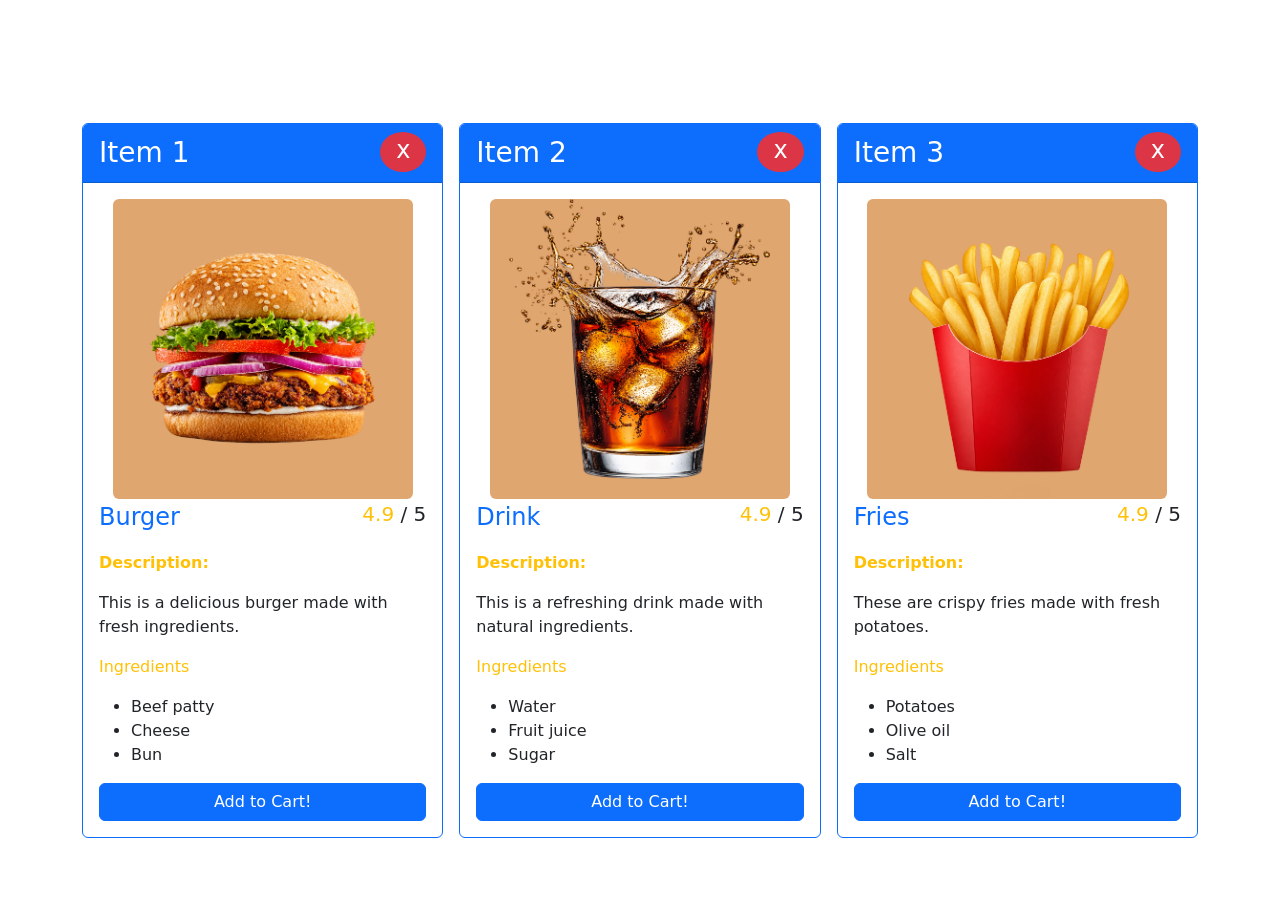
<file: exercises/Activity_3/index.html>
<!DOCTYPE html>
<html lang="en">
<head>
    <meta charset="UTF-8">
    <meta name="viewport" content="width=device-width, initial-scale=1.0">
    <title>Exercise 3</title>
    <link rel="stylesheet" href="assets/style.css">
    <link rel="stylesheet" href="https://cdnjs.cloudflare.com/ajax/libs/bootstrap/5.3.8/css/bootstrap.min.css">
</head>
<body>
    <main class="container py-5">
        <div class="row g-3">
            <div class="col-lg-4 col-sm-12">
                <div class="card border-primary">  
                    <div class="card-header fs-3 bg-primary text-white"> 
                        Item 1
                        <span class="fs-4 float-end rounded-circle bg-danger px-3 pb-1">x</span>
                    </div>
                    <div class="card-body">
                      <div>
                        <img src="assets/burger.png" alt="Burger" 
                       class="img-fluid 
                       menu-item mx-auto d-block 
                       menu-item-bg rounded">
                      </div> 
                       <div class="details">
                        <p class="fs-4">
                            <span class="text-primary">Burger</span>
                            <span class="fs-5 float-end text-warning">4.9
                            <span class="text-dark">/ 5</span>
                        </span>
                        </p>
                       </div>
                       <div class="description">
                        <p class="fs-6">
                        <span class="text-warning fw-bold">Description:</span>
                            <br>
                            <span class="mt-3 d-block">
                                This is a delicious burger made with fresh ingredients.
                            </span>
                        </p>
                        <p class="text-warning">
                            Ingredients
                            <br>
                            <ul>
                                <li>Beef patty</li>
                                <li>Cheese</li>
                                <li>Bun</li>
                            </ul>
                        </p>
                       </div>
                       <div class="btn-container">
                        <button class="btn btn-primary w-100">Add to Cart!</button>
                       </div>
                    </div>

                </div>
            </div>
            <div class="col-lg-4 col-sm-12">
                <div class="card border-primary">  
                    <div class="card-header fs-3 bg-primary text-white"> 
                        Item 2
                        <span class="fs-4 float-end rounded-circle bg-danger px-3 pb-1">x</span>
                    </div>
                    <div class="card-body">
                      <div>
                        <img src="assets/drinks.png" alt="Drink" 
                       class="img-fluid 
                       menu-item mx-auto d-block 
                       menu-item-bg rounded">
                      </div> 
                       <div class="details">
                        <p class="fs-4">
                            <span class="text-primary">Drink</span>
                            <span class="fs-5 float-end text-warning">4.9
                            <span class="text-dark">/ 5</span>
                        </span>
                        </p>
                       </div>
                       <div class="description">
                        <p class="fs-6">
                        <span class="text-warning fw-bold">Description:</span>
                            <br>
                            <span class="mt-3 d-block">
                                This is a refreshing drink made with natural ingredients.
                            </span>
                        </p>
                        <p class="text-warning">
                            Ingredients
                            <br>
                            <ul>
                                <li>Water</li>
                                <li>Fruit juice</li>
                                <li>Sugar</li>
                            </ul>
                        </p>
                       </div>
                       <div class="btn-container">
                        <button class="btn btn-primary w-100">Add to Cart!</button>
                       </div>
                    </div>

                </div>
            </div>
            <div class="col-lg-4 col-sm-12">
                <div class="card border-primary">  
                    <div class="card-header fs-3 bg-primary text-white"> 
                        Item 3
                        <span class="fs-4 float-end rounded-circle bg-danger px-3 pb-1">x</span>
                    </div>
                    <div class="card-body">
                      <div>
                        <img src="assets/fries.png" alt="Fries" 
                       class="img-fluid 
                       menu-item mx-auto d-block 
                       menu-item-bg rounded">
                      </div> 
                       <div class="details">
                        <p class="fs-4">
                            <span class="text-primary">Fries</span>
                            <span class="fs-5 float-end text-warning">4.9
                            <span class="text-dark">/ 5</span>
                        </span>
                        </p>
                       </div>
                       <div class="description">
                        <p class="fs-6">
                        <span class="text-warning fw-bold">Description:</span>
                            <br>
                            <span class="mt-3 d-block">
                                These are crispy fries made with fresh potatoes.
                            </span>
                        </p>
                        <p class="text-warning">
                            Ingredients
                            <br>
                            <ul>
                                <li>Potatoes</li>
                                <li>Olive oil</li>
                                <li>Salt</li>
                            </ul>
                        </p>
                       </div>
                       <div class="btn-container">
                        <button class="btn btn-primary w-100">Add to Cart!</button>
                       </div>
                    </div>

                </div>
            </div>
       
        </div>
    </main>
    <script src="https://cdnjs.cloudflare.com/ajax/libs/bootstrap/5.3.8/js/bootstrap.bundle.min.js">
    </script>
</body>
</html>
</file>
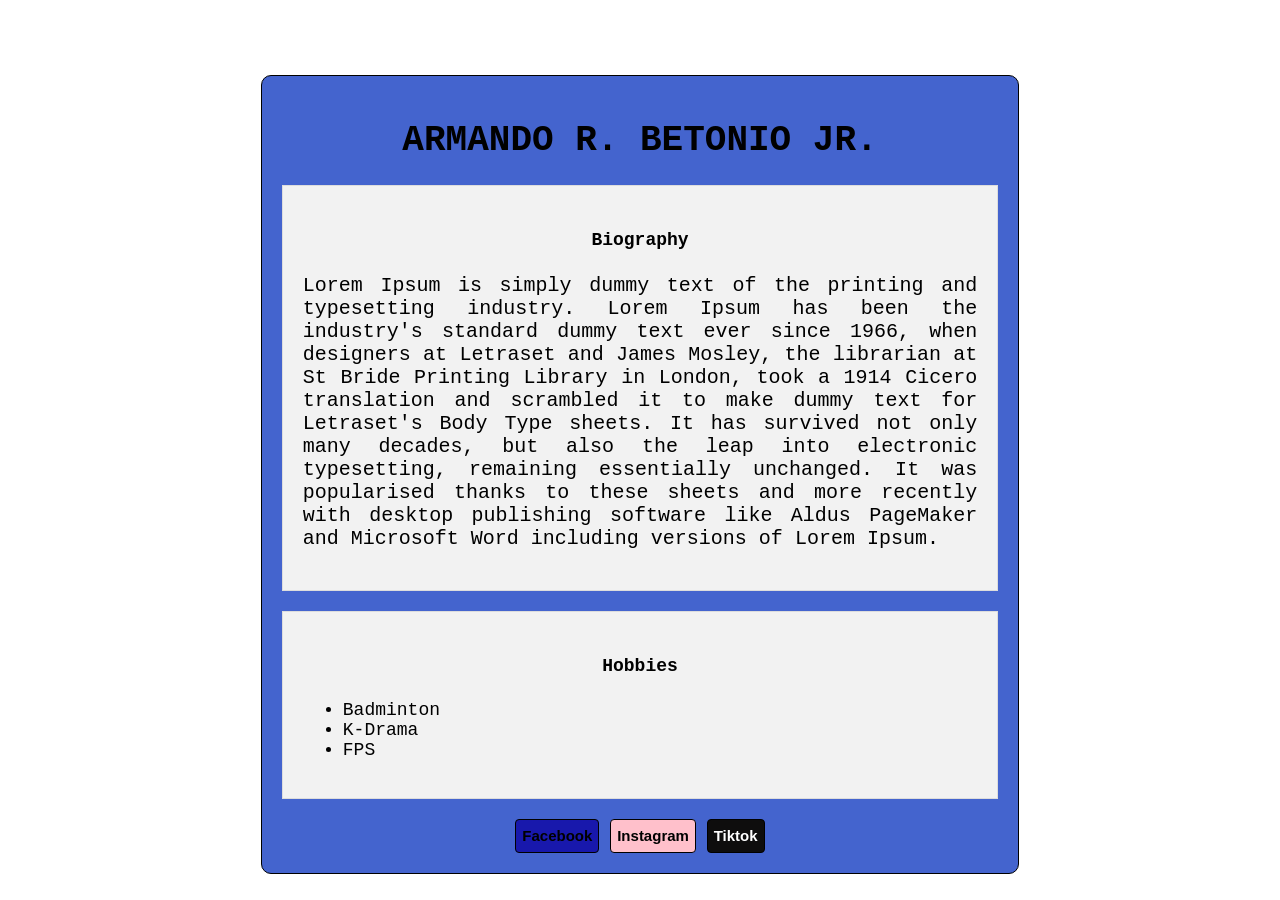
<file: exercises/Activity 1/1/index.html>
<!DOCTYPE html>
<html lang="en">

<head>
    <meta charset="UTF-8">
    <meta name="viewport" content="width=device-width, initial-scale=1.0">
    <title>Exercise 1</title>
    <link rel="stylesheet" href="assets/styles.css">
</head>

<body>
    <header>

    </header>
    <main>
        <div class="container">
            <h1 class="text-center title">Armando R. Betonio Jr.</h1>

            <div class="box">
                <h4 class="text-center">Biography</h4>
                <p class="bio">
                    Lorem Ipsum is simply dummy text of the printing and typesetting industry. Lorem Ipsum has been the
                    industry's standard dummy text ever since 1966, when designers at Letraset and James Mosley, the
                    librarian at St Bride Printing Library in London, took a 1914 Cicero translation and scrambled it to
                    make dummy text for Letraset's Body Type sheets. It has survived not only many decades, but also the
                    leap into electronic typesetting, remaining essentially unchanged. It was popularised thanks to
                    these sheets and more recently with desktop publishing software like Aldus PageMaker and Microsoft
                    Word including versions of Lorem Ipsum.
                </p>
            </div>
            
            <div class="box">
                <h4 class="text-center">Hobbies</h4>
                <ul>
                    <li>Badminton</li>
                    <li>K-Drama</li>
                    <li>FPS</li>
                </ul>
        </div>

        <div class="text-center">
            <a href="">
                <button type ="button" class="btn btn-Facebook">
                    Facebook
                </button>
            <a href="">
                <button type ="button" class="btn btn-Instagram">
                    Instagram
                </button>
            </a>
            <a href="https://www.tiktok.com/@mandotory_y" target="_new">
                <button type ="button" class="btn btn-Tiktok">
                    Tiktok
                </button>
            </a>
        </div>
    </main>
    <footer>

    </footer>
</body>

</html>
</file>
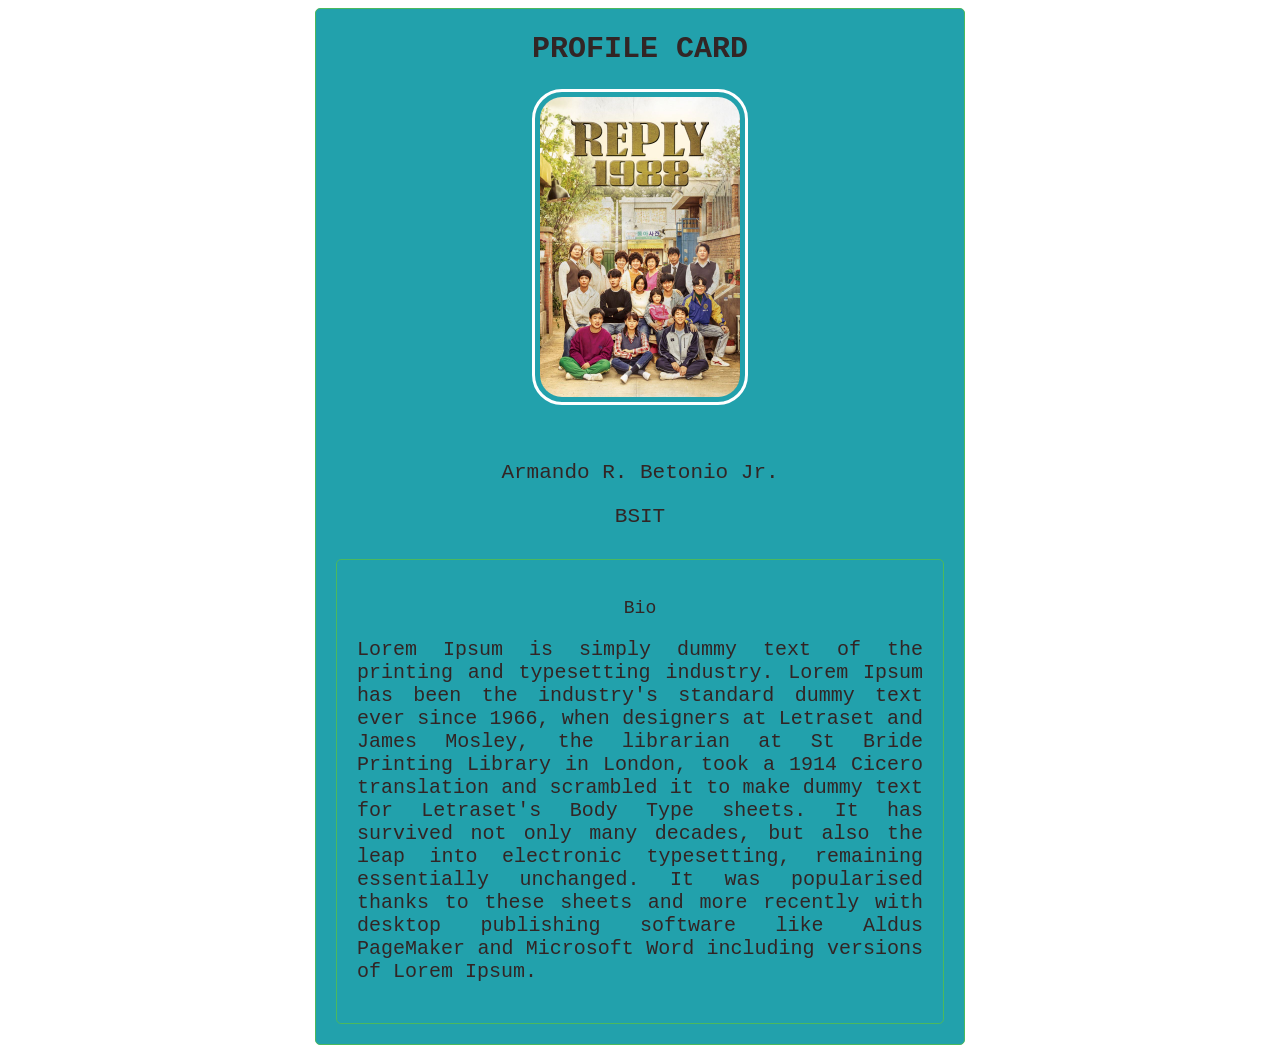
<file: exercises/Activity_2/2/index.html>
<!DOCTYPE html>
<html lang="en">
<head>
    <meta charset="UTF-8">
    <meta name="viewport" content="width=device-width, initial-scale=1.0">
    <title>Document</title>
    <link rel="stylesheet" href="assets/style.css">
</head>
<body>
    <header></header>
    <main>
        <div class="container">
            <h3 class="text-center title">Profile Card</h3>

            <div class ="text-center">
                <img src ="assets/kdrama.jpg" alt="assets/kdrama.jpg" class="img">
            </div>

            <div class="box">
                <p>Armando R. Betonio Jr.</p>
                <p>BSIT</p>
            </div>

            <div class="container">
                <p>Bio</p>
                <p class="bio">
                    Lorem Ipsum is simply dummy text of the printing and typesetting industry. Lorem Ipsum has been the
                    industry's standard dummy text ever since 1966, when designers at Letraset and James Mosley, the
                    librarian at St Bride Printing Library in London, took a 1914 Cicero translation and scrambled it to
                    make dummy text for Letraset's Body Type sheets. It has survived not only many decades, but also the
                    leap into electronic typesetting, remaining essentially unchanged. It was popularised thanks to
                    these sheets and more recently with desktop publishing software like Aldus PageMaker and Microsoft
                    Word including versions of Lorem Ipsum.
                </p>
            </div>
        </div>
    </main>
</body>
</html>
</file>
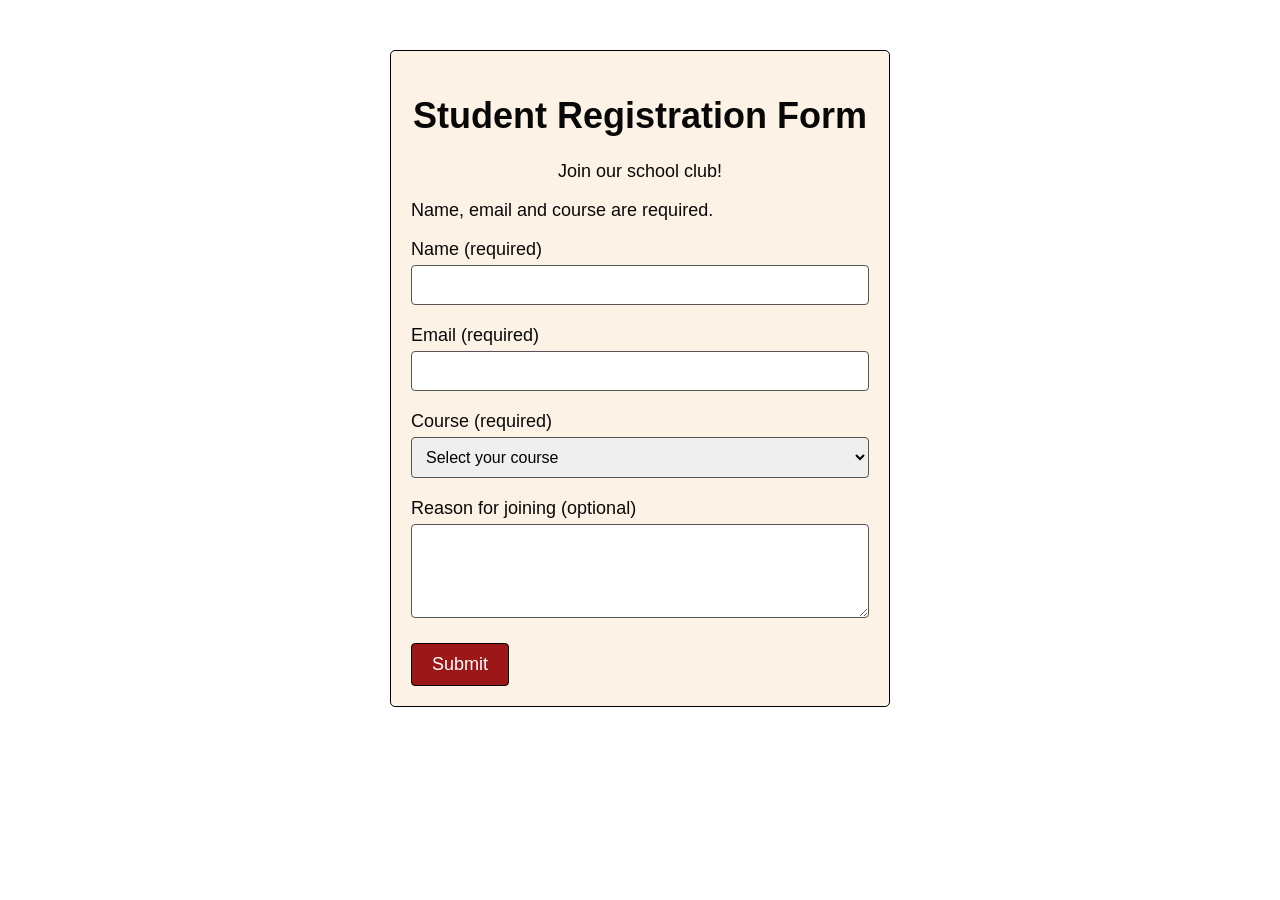
<file: exercises/Activity_4/exercise/index.html>
<!DOCTYPE html>
<html lang="en">
<head>
    <meta charset="UTF-8">
    <meta name="viewport" content="width=device-width, initial-scale=1.0">
    <title>Exercise 4</title>
    <link rel="stylesheet" href="style.css">
</head>
<body>
    <main>
        <div class="container">
            <h1 class="center">Student Registration Form</h1>
            <p class="center">Join our school club!</p>
            <p>Name, email and course are required.</p>

            <form action="index.html" method="get">
                <div class="form-group">
                    <label for="name">Name (required)</label>
                    <input type="text" id="name" required>
                </div>

                <div class="form-group">
                    <label for="email">Email (required)</label>
                    <input type="email" id="email" required>
                </div>

                <div class="form-group">
                    <label for="course">Course (required)</label>
                    <select id="course" required>
                        <option value="">Select your course</option>
                        <option value="BSIT">BSIT</option>
                        <option value="BSCS">BSCS</option>
                        <option value="BSBA">BSBA</option>
                        <option value="BSED">BSED</option>
                    </select>
                </div>

                <div class="form-group">
                    <label for="reason">Reason for joining (optional)</label>
                    <textarea id="reason" rows="4"></textarea>
                </div>

                <button type="submit" class="btn">Submit</button>
            </form>
            
        </div>
    </main>
</body>
</html>
</file>
<file: exercises/Activity_3/assets/style.css>
body{
    color: #322525;
    font-family: 'Courier New', Courier, monospace;
    font-size: 18px;

}

.container{
    margin: auto;
    width: 80%;
    margin-top: 75px;
    padding: 20px;
    border-radius: 10px;
}

.menu-item{
    height: 300px!important;
}

.menu-item-bg{
    background-color: rgb(224, 166, 112);
}

.text-justify{
    text-align: justify!important;
}
</file>
<file: exercises/Activity 1/1/assets/styles.css>
/* css */

body{
    color: #000;
    font-family: 'Courier New', Courier, monospace;
    font-size: 18px;

}
.container{
    margin: auto;
    margin-left: 20%;
    margin-right: 20%;
    margin-top: 75px;
    background-color: rgb(68, 100, 206);
    border: 1px solid black;
    padding: 20px;
    border-radius: 10px;
}

.title{
    text-transform: uppercase;
}
.text-center{
    text-align: center!important;
}
.bio{
    text-align: justify;
    font-size: 20px;
}
.box{
    padding: 10px;
    background-color: #f2f2f2;
    border: 1px solid #ddd;
    padding: 20px;
    margin-bottom: 20px;
}

a{
    text-decoration: none;
}

.btn{
    line-height: 2;
    font-size: 15px;
    border: 1px solid black ;
    border-radius: 4px;
    font-weight: bold;
}

.btn-Facebook{
    background-color: rgb(24, 24, 172);
    color: #000;
}
.btn-Facebook:hover{
    background-color: rgb(41, 7, 105);
    color: #ffffff;
}
.btn-Instagram{
    background-color: pink;
    color: #000;
}
.btn-Tiktok{
    background-color: #0e0d0d;
    color: #fff;
}
</file>
<file: exercises/Activity_2/2/assets/style.css>
/* css */

body{
    color: #322525;
    font-family: 'Courier New', Courier, monospace;
    font-size: 18px;

}

.container{
    margin: auto;
    max-width: 100%;
    width: 650px;
    background-color: #22a1ac;
    border: 1px solid #4bb95d;
    padding: 20px;
    text-align: center;
    border-radius: 5px;
    box-sizing: border-box;
}

.title{
    text-transform: uppercase;
    font-size: 30px;
    margin: 3px;
    
}

.text-center{
    text-align: center!important;
}

.text-uppercase{
    text-transform: uppercase;
}

.bio{
    text-align: justify;
    font-size: 20px;
}

.box{
    padding: 10px;
    background-color: 1px solid black;
    border-radius: 15px;
    width: 50%;
    margin: auto;
    font-size: 21px;
}

.text-justify{
    text-align: justify;
}

.img{
    margin: 20px 0px 20px 0px;
    height:300px;
    width: 200px;
    border-radius: 30px;
    border: 3px solid #fff;
    padding:5px
}
</file>
<file: exercises/Activity_4/exercise/style.css>
/* css styles */

body {
    color: #090808;
    font-family: Arial, sans-serif;
    font-size: 18px;
}

.container {
    width: 500px;
    max-width: 100%;
    box-sizing: border-box;
    margin: 50px auto;
    padding: 20px;
    border: 1px solid #000;
    border-radius: 5px;
    background-color: rgba(250, 235, 215, 0.611);
}

.center {
    text-align: center;
}

.form-group {
    margin-bottom: 20px;
}

label {
    display: block;
    margin-bottom: 5px;
}

input, select, textarea {
    width: 100%;
    box-sizing: border-box;
    padding: 10px;
    border: 1px solid #555;
    border-radius: 4px;
    font-family: Arial, sans-serif;
    font-size: 16px;
}

.btn {
    padding: 10px 20px;
    border: 1px solid #000;
    border-radius: 4px;
    background-color: #9c1717;
    color: white;
    font-size: 18px;
    cursor: pointer;
}

.btn:hover {
    background-color: #701010;
}

input:focus, select:focus, textarea:focus, button:focus {
    outline: 3px solid #005fcc;
    outline-offset: 2px;
}
</file>
